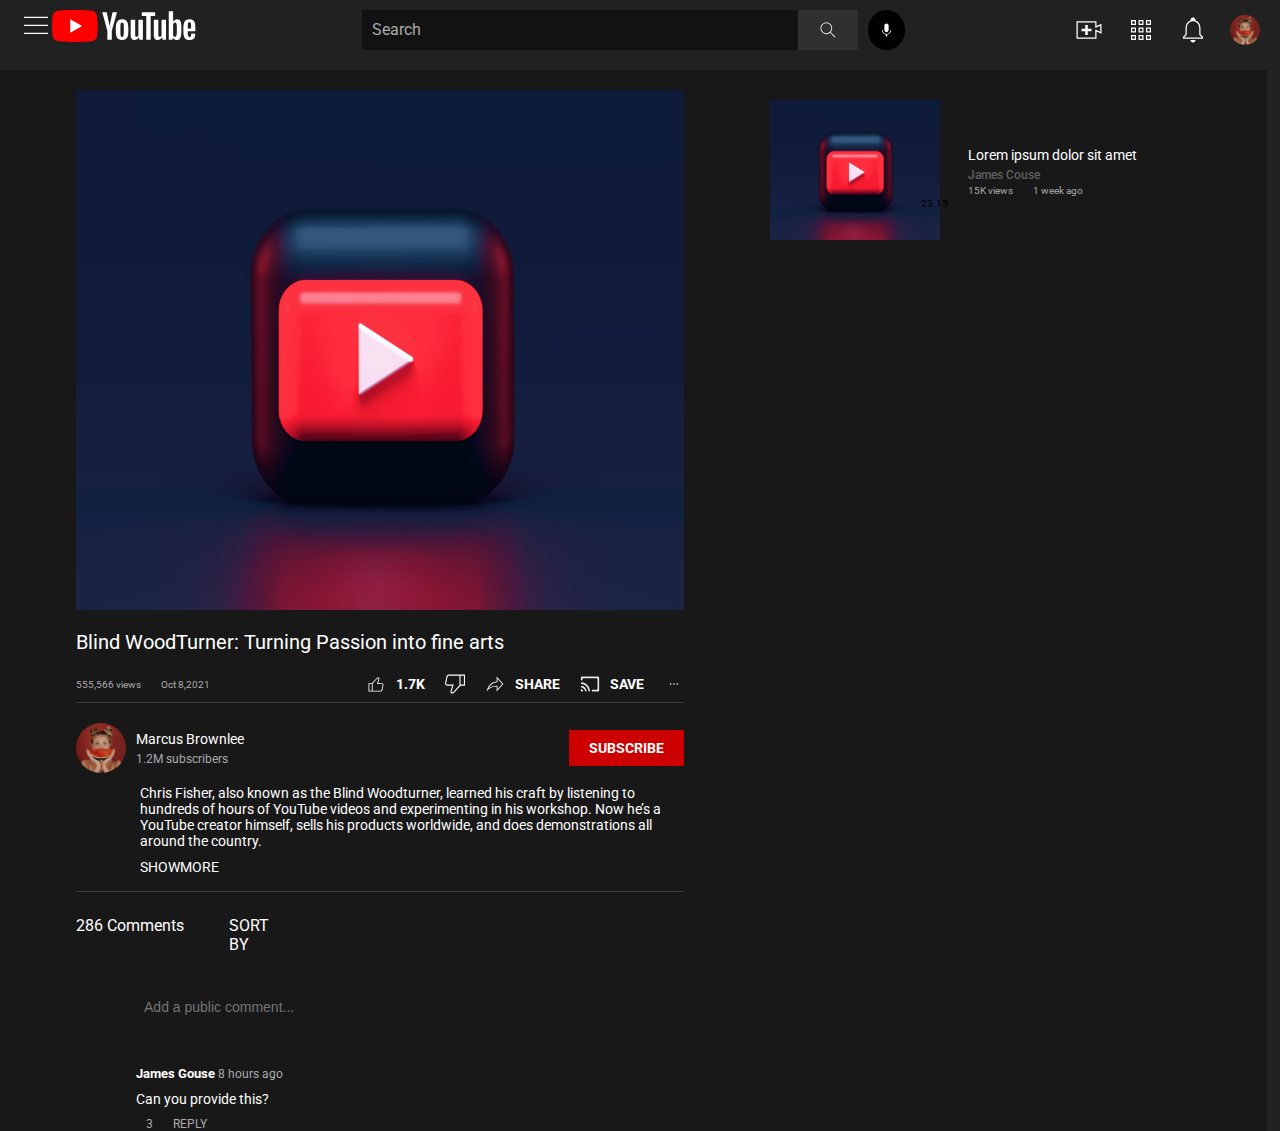
<file: video.html>
<!DOCTYPE html>
<html lang="en">
<head>
    <meta charset="UTF-8">
    <meta name="viewport" content="width=device-width, initial-scale=1.0">
    <link rel="stylesheet" href="https://cdn.jsdelivr.net/npm/bootstrap@5.2.3/dist/css/bootstrap.min.css" integrity="sha384-rbsA2VBKQhggwzxH7pPCaAqO46MgnOM80zW1RWuH61DGLwZJEdK2Kadq2F9CUG65" crossorigin="anonymous">
   
    <!-- <link rel="stylesheet" href="style.css"> -->
    <link rel="stylesheet" href="video.css">
   
    <link rel="stylesheet" href="https://cdnjs.cloudflare.com/ajax/libs/font-awesome/6.4.2/css/all.min.css" integrity="sha512-z3gLpd7yknf1YoNbCzqRKc4qyor8gaKU1qmn+CShxbuBusANI9QpRohGBreCFkKxLhei6S9CQXFEbbKuqLg0DA==" crossorigin="anonymous" referrerpolicy="no-referrer" />
    <link rel="preconnect" href="https://fonts.gstatic.com" crossorigin>
<link href="https://fonts.googleapis.com/css2?family=Inter:wght@200;300;400;500;600;700;800&family=Poppins:wght@400;500;600;700&family=Roboto:wght@300;400;500;700;900&display=swap" rel="stylesheet">
    
<title>Document</title>
</head>
<body>
    <div class="main">
        <nav class="navbar">
            <div class="nav-left"><img src="Assets/Navigations-Icons/hamburger.svg" alt=""> <a href="index.html"><img src="Assets/Logo.svg" alt=""></a></div>
            <div 
            class="nav-mid"><div class="input-section"><input type="text" placeholder="Search"><img src="Assets/Navigations-Icons/search.svg" alt=""></div>
            <div class="mic"><img src="Assets/Navigations-Icons/mic.svg" alt=""></div> 
            </div>

            <div class="nav-end">
                <img src="Assets/Navigations-Icons/create.svg" alt="">
                <img src="Assets/Navigations-Icons/apps.svg" alt="">
                <img src="Assets/Navigations-Icons/notifications.svg" alt="">
                <img  src="Assets/userImg.jfif" alt="" width="20px"></div>
        </nav>
        <div class="display">
            <div class="video-section">
                <img  id="video" src="Assets/video.png" alt="">
                <div class="main-video-info">
                    <h3 id="title">Blind WoodTurner: Turning Passion into fine arts</h3>
                    <div class="likes-views">
                        <div class="views-time">
                            <p id="views">555,566 views</p>
                             <p id="publish">Oct 8,2021</p>
                        </div>
                        <div class="like-share">
                           <span> <img src="Assets/sideNav/liked.svg" alt=""><p id="likes">1.7k</p></span>
                           <span> <img src="Assets/disLike.svg" alt=""></span>
                           <span> <img src="Assets/Share.svg" alt=""><p>Share</p></span>
                           <span> <img src="Assets/ico-tv.svg" alt=""><p>Save</p></span>
                           <img src="Assets/Button-Btn.svg" alt="">
                        </div>
                    </div>
                </div>
                <div class="channel-description">
                    <div class="channel-info">
                        <div class="logo">
                          <div  class="channel-logo"><img  id="channel-logo" src="Assets/userImg.jfif" alt=""></div>
                            <div id="channel-name" class="channel-name">
                                <p>Marcus Brownlee</p>
                                <p>1.2M subscribers</p>
                            </div>
                        </div>
                        <div class="subs">
                            SUBSCRIBE
                        </div>
                    </div>
                    <div id="description" class="description">
                        <p>Chris Fisher, also known as the Blind Woodturner, learned his craft by listening to hundreds of hours
                             of YouTube videos and experimenting in his workshop.  Now he’s a YouTube creator himself, sells his 
                             products worldwide, and does demonstrations all around the country.</p>
                             <p>SHOWMORE</p>
                    </div>
                    <div class="comment-section">
                        <div class="comment-info">
                            <p id="comment">286 Comments</p>
                            <div> <i class="fa-solid fa-arrow-up-wide-short"></i> SORT BY</div>
                        </div>
                        <div class="comment-input">
                          <div class="comment-user-logo"></div>
                            <input type="text" placeholder="Add a public comment...">
                        </div>
                        <div class="comments">
                            <div class="comment">
                             <div class="Commentuser-image"></div>
                                <div class="user-comment" >
                                   <h5 id="username">James Gouse <span>8 hours ago</span></h5>
                                     <p id="comment-content"> Can you provide this?</p>
                                     <div class="comment-reactions">
                                        <i class="fa-regular fa-thumbs-up"></i><span >3</span>
                                        <i class="fa-regular fa-thumbs-down"></i><span class="ms-2" >REPLY</span>

                                     </div>
                                </div>
                            </div>
                        </div>
                    </div>
                </div>
            </div>
            <div class="suggestions" id="suggestions">
                <div class="suggestion-filter"></div>
                <div class="video-container">
                    <div class="video"><img src="Assets/video.png"></div>
                     <div class="duration">23.15</div>
                    <div class="video-info">
                       
                 
                        <div class="video-Title">
                            <p id="side-title">Lorem ipsum dolor sit amet </p>
                            <p id="channel-name">James Couse</p>
                            <div class="views-time">
                                <p>15K views</p>
                                <p>1 week ago</p>
                            </div>
                        </div>
                    </div>
                </div>
            </div>
        </div>
        </div>
        <script src="https://www.youtube.com/iframe_api"></script>
       <script src="video.js"></script>
      
</body>
</html>
</file>
<file: style.css>
*{
    padding: 0;
    margin: 0;
    box-sizing: border-box;
}
a{
    text-decoration: none;
    
}
html{
    font-size: 62.5%;
}
body{
    width: 100vw;
    height: 100vh;
    font-family: 'Roboto';
    align-items: center;
    background-color: #212121;
   
}
.main-wrapper{
    width: 100%;
 
}
.loading-circle {
    width: 40px;
    height: 40px;
    border-radius: 50%;
    border: 4px solid red;
    border-top: 4px solid transparent;
    animation: spin 1s linear infinite;
  }
  
  @keyframes spin {
    0% { transform: rotate(0deg); }
    100% { transform: rotate(360deg); }
  }
#loader-wrapper {
    position: fixed;
    top: 0;
    left: 0;
    width: 100%;
    height: 100%;
    background: rgb(0, 0, 0); /* Semi-transparent white background */
    display: flex;
    justify-content: center;
    align-items: center;
    z-index: 9999;
    /* Add your loader styling here */
}
.navbar{
    width: 100%;
    padding: 1rem 2rem;
    height: 6rem;
  
    display: flex;
    align-items: center;
    justify-content: space-between;
  position: fixed;
  top: 0;
  background-color: #212121;
  z-index: 1;
  /* background-color: red; */
}
.navbar div{
    height: 100;
}
.nav-left{
   /* background-color: red; */
   display: flex;
   width: 14%;
   justify-content: space-between;
   height: 100%;
}
.nav-left img{
    height: 80%;
}
.nav-mid{
    /* background-color: red; */
    width: 50%;
    display: flex;
    align-items: center;
    justify-content: center;
    gap:1rem;
    height: 100%;
}
.nav-mid div {
  
    height: 100%;
    

}
.input-section{
    width: 80%;
   

    
    display: flex;
    justify-content: center;
    
}
.input-section input{
    width: 90%;
    background-color: #121212;
    border-radius: 2px 0px 0px 2px;
    border: none;
    height: 100%;
    color: white;
}
.input-section input::placeholder{
    padding-left: 1rem;
    color:  #AAAAAA;
   font-family: Roboto;
   font-weight: 400;
    line-height: normal;
    font-size: 1.6rem;
    
}
.input-section img{
    width: fit-content;
    background-color: red;
    padding: 1rem 2rem;
    background-color: #303030;
    border-top-right-radius: 2px;
    border-bottom-right-radius: 2px;
 
}
.mic{
    background-color: black;
    border-radius: 50%;
    padding: 1rem 1rem;
    width: 6%;
    display:flex;
    align-self: center;
    justify-content: center;
}
.mic img{
    width: 100%;
   
}
.nav-end{
    /* background-color: red; */
    width: 15%;
    height: 80%;
    display: flex;
  align-items: center;
  justify-content: space-between;
}
.nav-end img{
    width: 3rem;
    height:3rem;
}
.nav-end img:last-child{
    border-radius: 50%;
}


/*******************************************************************/

.main-display{
 
    height:100vh;
    margin: auto;
    display: flex;
    width: 100%;
    overflow: hidden;


}
.left-sidebar{
    margin-top: 5rem;
    width: 20%;
    background-color:#212121;
    display: flex;
    flex-direction: column;
    align-items: center;
    height: 90vh;
    color:#FFFFFF;
    overflow-y: auto;


}
.left-sidebar div{
    margin-top: 1rem;
    display: flex;
    flex-direction: column;
    width: 80%;
    padding-bottom: 1.5rem;
    border-bottom: 1px solid #303030;
}
.left-sidebar div a ,.Subs  a {
    text-decoration: none;
    display: flex;
    gap:1rem;
    font-size: 1.4rem;
    padding: 0.8rem 0.8rem 0.8rem 2.4rem;
    color: #FFFFFF;
}
.left-sidebar div a:hover{
    background: var(--border-color, #303030);

}
.Home{
    padding-top: 0.5rem;
}
.Subs{
    color:var(--Gray-Color, #AAA);
     display: flex;
    flex-direction: column;
}
.Subs h3{
 color:  #777777;
 padding: 1rem 0rem;
 padding: 0.5rem 1rem;
 font-size: 1.4rem;
}




/*******************************************************************/
.right{
   width: 80%;
   height: 100%;
 margin-top: 7rem;
 background-color: black;
 
}
::-webkit-scrollbar{
    overflow: scroll;
}
.filter{
  
    display: flex;
    gap:1rem;
    padding: 1.2rem 1.2rem 1.2rem 0.8rem;
    font-size: 1.4rem;
    border-top: 1px solid #303030;
    overflow-y: auto;
    background-color:#212121;
}
.filter div{
    padding: 0.8rem 1.2rem;
    background-color: #303030;
    border-radius: 3.2rem;
    color:#FFFFFF;
    border: 1px solid rgba(255, 255, 255, 0.301);

}
.videos{
    background-color:#000000;
    width: 100%;
   padding: 2rem 1rem;
   display: flex;
    gap:3rem;
   flex-wrap: wrap;
   height: 100vh;
   overflow-y: auto;
   

}
.video-container{
    display: flex;
    flex-direction: column;
    width: 30%;
    height: max-content;
    justify-content: space-between;
    position: relative;
  /* background-color: red; */
   
    
}
.video {
    width: 100%;
    height: 30%;
    /* background-color: yellow; */
}
.video video{
    width: 100%;
}

.video-info{
  width: 100%;
  display: flex;
  background-color: black;
  justify-content: space-around;
 height: max-content;
padding-top: 1rem;
flex-wrap: no-wrap;
cursor: pointer;
/* background-color: red; */
}

.channel-logo img{
    width: 4rem;
    height: 5rem;
    border-radius: 80%;
    background-color: red;
    
}
.video-title{
    width: 80%;
    /* background-color: blue; */
    display: flex;
    flex-direction: column;
    gap: 0.5rem;
    height: 100%;
    /* background-color: yellow; */
}
#title{
    font-size: 1.2rem;
    font-weight: 700;
    color: #FFFFFF;
}
.views-time,#channel-name{
    display: flex;
    font-size: 1.2rem;
    color: #AAAAAA;
    font-weight: 400;
}
.duration{
    position: absolute;
    top: 60%;
    left: 85%;
    background-color: black;
    color: #FFFFFF;
    font-size: 1rem;
    padding: 0.4rem 0.4rem;
}
</file>
<file: video.css>
*{
    padding: 0;
    margin: 0;
    box-sizing: border-box;
}
a{
    text-decoration: none;
    
}
html{
    font-size: 62.5%;
}
body{
    width: 100vw;
    height: 100vh;
    font-family: 'Roboto';
    align-items: center;
    background-color: #212121;
   
}
.main{
    width: 100vw;

}
.main-wrapper{
    width: 100%;
 
}
.loading-circle {
    width: 40px;
    height: 40px;
    border-radius: 50%;
    border: 4px solid red;
    border-top: 4px solid transparent;
    animation: spin 1s linear infinite;
  }
  
  @keyframes spin {
    0% { transform: rotate(0deg); }
    100% { transform: rotate(360deg); }
  }
#loader-wrapper {
    position: fixed;
    top: 0;
    left: 0;
    width: 100%;
    height: 100%;
    background: rgb(0, 0, 0); /* Semi-transparent white background */
    display: flex;
    justify-content: center;
    align-items: center;
    z-index: 9999;
    /* Add your loader styling here */
}
.navbar{
    width: 100%;
    padding: 1rem 2rem;
    height: 6rem;
  
    display: flex;
    align-items: center;
    justify-content: space-between;
  position: fixed;
  top: 0;
  background-color: #212121;
  z-index: 1;
  /* background-color: red; */
}
.navbar div{
    height: 100;
}
.nav-left{
   /* background-color: red; */
   display: flex;
   width: 14%;
   justify-content: space-between;
   height: 100%;
}
.nav-left img{
    height: 80%;
}
.nav-mid{
    /* background-color: red; */
    width: 50%;
    display: flex;
    align-items: center;
    justify-content: center;
    gap:1rem;
    height: 100%;
}
.nav-mid div {
  
    height: 100%;
    

}
.input-section{
    width: 80%;
   

    
    display: flex;
    justify-content: center;
    
}
.input-section input{
    width: 90%;
    background-color: #121212;
    border-radius: 2px 0px 0px 2px;
    border: none;
    height: 100%;
    color: white;
}
.input-section input::placeholder{
    padding-left: 1rem;
    color:  #AAAAAA;
   font-family: Roboto;
   font-weight: 400;
    line-height: normal;
    font-size: 1.6rem;
    
}
.input-section img{
    width: fit-content;
    background-color: red;
    padding: 1rem 2rem;
    background-color: #303030;
    border-top-right-radius: 2px;
    border-bottom-right-radius: 2px;
 
}
.mic{
    background-color: black;
    border-radius: 50%;
    padding: 1rem 1rem;
    width: 6%;
    display:flex;
    align-self: center;
    justify-content: center;
}
.mic img{
    width: 100%;
   
}
.nav-end{
    /* background-color: red; */
    width: 15%;
    height: 80%;
    display: flex;
  align-items: center;
  justify-content: space-between;
}
.nav-end img{
    width: 3rem;
    height:3rem;
}
.nav-end img:last-child{
    border-radius: 50%;
}




.main{
    width: 100vw;
    /* background-color: red; */
}
.display{
  margin-top: 7rem;
    background-color: #181818;
    display: flex;
    width: 99%;
    gap:1rem;

}
.video-section{
    /* padding-top: 4rem; */
    width: 60%;
    /* background-color: red; */
    display: flex;
    flex-direction: column;
    align-items: center; 
}
.video-section #video{
    
    padding-top: 2rem;
    width: 80%;
    height: 60vh;
    align-self: center;

}

.main-video-info{
    width:80% ;
    background-color: green;
    align-self: center;
    display: flex;
    gap: 2rem;
    flex-direction: column;
    padding: 2rem 0rem 0.8rem 0rem;
    background-color: #181818;
}
.main-video-info h3{
    width: 100%;
    font-size: 2rem;
    font-weight: 400;
    color: #FFFFFF;

}
.likes-views{
    width: 100%;
    display: flex;
    justify-content: space-between;
    /* background-color: green; */
}
.views-time{
    width:10%;
    /* background-color: red; */
    display: flex;
    align-items: center;
    gap: 2rem;
    font-size: 1.4rem;
    font-weight: 400;
    color: #AAAAAA;
    line-height: normal;
}
.like-share{
    flex-grow: 1;
    display: flex;
    align-items: center;
    justify-content: space-between;
    /* background-color: red; */
    gap: 2rem;

}
.like-share span{
    display: flex;
    align-items: center;
    justify-content: space-between;
    font-size: 1.4rem;
    font-weight: 700;
    color: #FFFFFF;
    text-transform: uppercase;
    gap: 1rem;

}
.like-share span p{
    margin-bottom: 0;
}
.transparent{
   color: transparent;
}
.like-share img{
    width: 2rem;
    height: 2rem;
    
}

/*///////////////////////////////////////////////////////*/
.channel-description{
    width:80% ;
    border-top: 1px solid rgb(59, 59, 59);
    /* background-color: green; */
    align-self: center;
    display: flex;
    flex-direction: column;
    padding-top: 2rem;
}

.channel-info{
   display: flex;
   justify-content: space-between;
   align-items: center;
}

.subs{
    padding: 1rem 2rem;
    background-color: #CC0000;
    font-size: 1.4rem;
    font-weight: 700;
    color: #FFFFFF;
}
.logo{
    display: flex;
    align-items: center;
    gap: 1rem;
    /* background-color: red; */
    /* height: 5rem; */
   
}
.channel-logo{
    width:5rem;
    height: 5rem;
    border-radius: 50%;
  
    
}
.channel-logo img{
    width: 100%;
    border-radius: 50%;
}
.channel-name{
    color: white;
    font-size: 1.2rem;
}
.channel-name p:first-child{
    font-size: 1.4rem;
    font-weight: 400;
    color: #FFFFFF;
}
.channel-name p:last-child{
    font-size: 1.2rem;
    color: #AAAAAA;
    margin-top: 5px;
}



.description{
    padding: 1.2rem 0rem 0rem 6.4rem;
    font-size: 1.4rem;
    color: #FFFFFF;
    font-weight:400;
    padding-bottom: 1.6rem;
    border-bottom:  1px solid rgb(59, 59, 59);
}
.description p:last-child{
    margin-top: 1rem;
;
}



/* COMMMENT SECTION*/
.comment-info{
    display: flex;
    /* height: 5rem;
    background-color: green; */
    gap: 2rem;
    padding: 2.4rem 0rem 1.2rem 0rem;
}
.comment-info p {
 display: flex;
 font-size: 1.6rem;
 color: #FFFFFF;
 /* background-color: green; */
 
}
.comment-info div{
    display: flex;
    justify-content: space-around;
    /* background-color: red; */
    align-items: self-start;
    font-size: 1.6rem;
    color: #FFFFFF;

    width: 13%;
}
.comment-info div i{
    width: 3rem;
    height:3rem;
    align-self: start;
    color: white;
}



.comment-input{
    display: flex;
    padding: 1.4rem 0rem 3.2rem 0rem;
    /* background-color: red; */
    height: 10rem;
    align-items: center;
    gap: 2rem;
  
}
.comment-input img{
    width: 5rem;
    height: 7rem;
   border-radius: 50%;
}
.comment-user-logo{
    width: 4.8rem;
    height: 4.8rem;
    border-radius: 50%;
    /* background-color: red; */
    background-image: url('https://s3-alpha-sig.figma.com/img/177f/160a/7952386bb2224fea86799bdf8f4a8d55?Expires=1699833600&Signature=eHdM5nfy9yMNANJy9DDv0v6cL1lDkL9jjtkReYA3Qs61YD4ItenxZklYWTKjAVGwqQz50oWHTnegvgU8Jy2MY4jqVyVVWe39Ewxoh5zCvyh8fkPWS1LLJrPFhEBUkdWiixtNELQg~6GMlmTyjDfh4WfPgmEMBRXy7uZmEPV1nE1Z1~sI-aZSTy3IkdpKNwxARh0ae7KLEwcBWkQSf9XKL2bnYBpUqxt7I~plHWIVITWUzHX7c8iNkky-tvVID3bw7XtBC9qRzdr9~YBDHIOZA5ZcbuhF1csY2CKwDTo3xzkG~G2FW6qodFmoyTQNL9hOrgJSDHoenkiY-JzjVTYBkA__&Key-Pair-Id=APKAQ4GOSFWCVNEHN3O4');
    background-size: cover;
}
.comment-input input{
    border: none;
    background-color: transparent;
}
.comment-input input:placeholder-shown{
    font-size: 1.4rem;
    color: #AAAAAA;
    font-weight: 400;
}



/**COMMENTTS*/

.comments{
    display: flex;
    flex-direction: column;
    gap:1.6rem;
}

.comment{
    display: flex;
    width: 100%;
    /* background-color: red; */
    display: flex;
    align-self: center;
    gap: 2rem;
}
.Commentuser-image {
width: 4rem;
height: 4rem;
background-image: url('https://s3-alpha-sig.figma.com/img/1dcf/b665/49d8f77f73ab8e5a3187e5e97a4d5b58?Expires=1699833600&Signature=TZAslJiCeg6LDSIOxwFc6tsFqHMo7-pw9OP78uNnpzStZEKom~7cHM8WRral9CtUXyhxt1UmCEcQeSxXzOytVIY7qPSO74Lp7p-g2rY69ndwp1p7wDSgC3rSEns6lDCNAh6cIzT5jASW3o3truheRWaQhC-YumjsviMuh7MnzEYR8PXDGLExTOIbKDdBvIOeYBdAEYTlpWtDD1ivepaUP63HG~RsbASZjFMJSv0m9EbzITfVpVb9Jog4A6mhcrzh1h8acbrxpeTkP3xomXw31O1Ln5ZYBiceW9nv29UMlRYemCrXoNmu-pq7~8J179tztVwN3-L4ahrMUeSYXeurDQ__&Key-Pair-Id=APKAQ4GOSFWCVNEHN3O4');
background-size: cover;
border-radius: 50%;

}
.user-comment{
    /* background-color: green; */
    flex-grow: 1;
    display: flex;
    flex-direction: column;
    gap: 1rem;

}
#username{
    font-size: 1.3rem;
    font-weight: 700;
    color: #FFFFFF;
}
#username span{
    color: #AAAAAA;
    font-size: 1.2rem;
    font-weight: 400;
}


#comment-content{
    font-size: 1.4rem;
    font-weight: 400;
    color: #FFFFFF;
}

.comment-reactions{
    display: flex;
    align-items: center;
    gap: 1rem;
    font-size:1.2rem;
    color: #AAAAAA;
    font-weight: 400;
}
.comment-reactions i{
    font-size: 2rem;
    
}
/*////////////////////////////////////////////////////////////////////////*/
.suggestions{
    padding-top: 2rem;
    width: 33%;
    display: flex;
    flex-direction: column;
    align-items: start;
    gap: 1rem;
    
}
.video-container{
    width: 90%;
    display: flex;
    flex-direction: row;
    background-color:#181818 ;
    height:14rem;
    position: relative;
    justify-content: space-between;
    /* background-color: red; */

}
.video-container .video{
    height: 100%;
    width: 50%;
    /* background-color: rgb(23, 250, 239); */
}
 .video img{
    height: 100%;
    width: 90%;
    /* background-color: green; */
}
.video-info{
    padding-left: 1rem;
    height: 100%;
    width: 50%;
    background-color:#181818 ;
    display: flex;
    flex-direction: column;
    justify-content: center;
    gap: 1rem;
    /* background-color: green; */

}
.video-info .video-title{
    height: 100%;
    display: flex;
    flex-direction: column;
    padding: 1rem;
    /* background-color: red; */
}
.duration{
 position: absolute;
 left: 40%;
 top:70%;
}
#side-title{
    font-size: 1.4rem;
    font-style: normal;
    font-weight: 400;
    line-height: 2rem;
    color:#FFFFFF;
    width: 100%;
}
.video-Title #channel-name{
    font-size: 1.2rem;
    font-style: normal;
    font-weight: 500;
    line-height: 2rem;
    color:#616060;
    width: 100%;
}

.views-time{
    font-size: 1rem;
    display: flex;
    /* background-color: red; */
    width: 100%;
}

/*////////////////////////////////////////////////////////////////////*/
</file>
